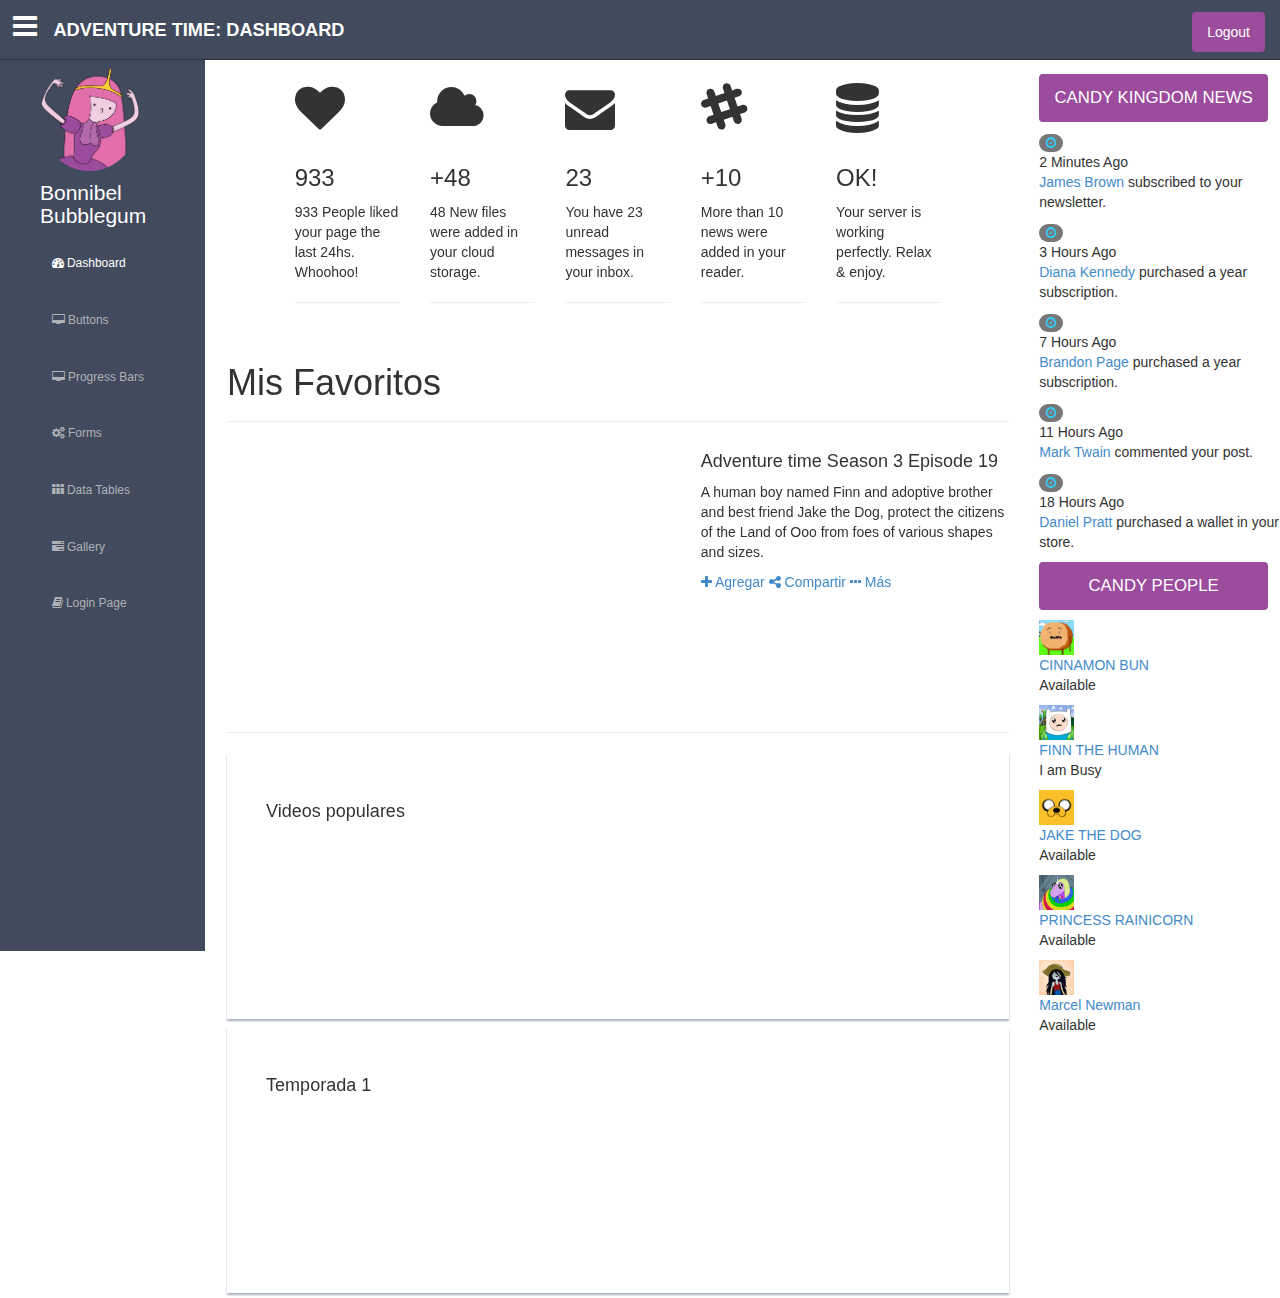
<file: index.html>
<!DOCTYPE html>
<html lang="en">
  <head>
    <meta charset="utf-8">
    <meta name="viewport" content="width=device-width, initial-scale=1.0">
    <meta name="description" content="">
    <meta name="author" content="Dashboard">
    <meta name="keyword" content="Dashboard, Bootstrap, Admin, Template, Theme, Responsive, Fluid, Retina">

    <title>Adventure time: Dashboard</title>
    <link href="css/bootstrap.css" rel="stylesheet">
    <link href="css/font-awesome.css" rel="stylesheet"/>
    <link href="css/adventure-time-theme.css" rel="stylesheet">
    <link href="css/adventure-time-theme-responsive.css" rel="stylesheet">
    <link href="css/lineicons.css" rel="stylesheet">


   
    <!-- HTML5 shim and Respond.js IE8 support of HTML5 elements and media queries -->
    <!--[if lt IE 9]>
      <script src="https://oss.maxcdn.com/libs/html5shiv/3.7.0/html5shiv.js"></script>
      <script src="https://oss.maxcdn.com/libs/respond.js/1.4.2/respond.min.js"></script>
    <![endif]-->
  </head>

  <body>
    <section id="container" >
      <header class="header black-bg">
        <div class="sidebar-toggle-box">
            <div class="fa fa-bars tooltips" data-placement="right" data-original-title="Toggle Navigation"></div>
            <b class="hidden-xs">ADVENTURE TIME: DASHBOARD</b>
        </div>      
        <a href="dashboard.html" class="logo">
          <b class="visible-xs">ADV.TIME</b>
        </a>
        <div class="top-menu">
          <ul class="nav pull-right top-menu">
            <li><a class="logout" href="login.html">Logout</a></li>
          </ul>
        </div>
      </header>
      <aside>
        <div id="sidebar"  class="nav-collapse">
          <ul class="sidebar-menu">
            <p class="text-center">
              <a href="profile.html">
                <img src="img/profile_avatar.png" class="img-circle" width="60">
              </a>
            </p>
            <h5 class="text-center">Bonnibel Bubblegum</h5>
            <li class="sub-menu">
              <a class="active" href="index.html">
                <i class="fa fa-dashboard"></i>
                <span>Dashboard</span>
              </a>
            </li>
            <li class="sub-menu">
              <a href="buttons.html" >
                <i class="fa fa-desktop"></i>
                <span>Buttons</span>
              </a>
            </li>
            <li class="sub-menu">
              <a href="progress.html" >
                <i class="fa fa-desktop"></i>
                <span>Progress Bars</span>
              </a>
            </li>            
            <li class="sub-menu">
              <a href="form_component.html" >
                <i class="fa fa-cogs"></i>
                <span>Forms</span>
              </a>
            </li>
            <li class="sub-menu">
              <a href="basic_tables.html" >
                <i class="fa fa-th"></i>
                <span>Data Tables</span>
              </a>
            </li>            
            <li class="sub-menu">
              <a href="gallery.html" >
                <i class="fa fa-tasks"></i>
                <span>Gallery</span>
              </a>
            </li>
            <li class="sub-menu">
              <a href="login.html" >
                <i class="fa fa-book"></i>
                <span>Login Page</span>
              </a>
            </li> 
          </ul>
        </div>
      </aside>
      <!--main content start-->
      <section id="main-content">
        <section class="wrapper site-min-height">
          <div class="row">
            <div class="col-md-9 main-chart pt-25">
              <div class="row">
                <div class="col-md-2 col-sm-2 col-md-offset-1 box0">
                  <div class="box1">
                    <span class="fa fa-heart"></span>
                    <h3>933</h3>
                  </div>
                  <p>933 People liked your page the last 24hs. Whoohoo!</p>
                  <hr>
                </div>
                <div class="col-md-2 col-sm-2 box0">
                  <div class="box1">
                    <span class="fa fa-cloud"></span>
                    <h3>+48</h3>
                  </div>
                  <p>48 New files were added in your cloud storage.</p>
                  <hr>
                </div>
                <div class="col-md-2 col-sm-2 box0">
                  <div class="box1">
                    <span class="fa fa-envelope"></span>
                    <h3>23</h3>
                  </div>
                  <p>You have 23 unread messages in your inbox.</p>
                  <hr>
                </div>
                <div class="col-md-2 col-sm-2 box0">
                  <div class="box1">
                    <span class="fa fa-slack"></span>
                    <h3>+10</h3>
                  </div>
                  <p>More than 10 news were added in your reader.</p>
                  <hr>
                </div>
                <div class="col-md-2 col-sm-2 box0">
                  <div class="box1">
                    <span class="fa fa-database"></span>
                    <h3>OK!</h3>
                  </div>
                  <p>Your server is working perfectly. Relax & enjoy.</p>
                  <hr>
                </div>
              </div><!-- /row mt -->  
              <div class="page-header">
                <h1>Mis Favoritos</h1>
              </div>
              <div class="main-video row">
                <div class="col-lg-7">
                  <div class="video">
                    <iframe width="100%" height="265" src="https://www.youtube.com/embed/1iIzP8Z-tnc" frameborder="0" allowfullscreen></iframe>    
                  </div>
                </div>
                <div class="col-lg-5">
                  <h4>Adventure time Season 3 Episode 19</h4>
                  <p>A human boy named Finn and adoptive brother and best friend Jake the Dog, protect the citizens of the Land of Ooo from foes of various shapes and sizes.</p>
                  <div class="buttons">
                    <a href="#">
                      <i class="fa fa-plus"></i>
                      <span>Agregar</span>
                    </a>
                    <a href="#">
                      <i class="fa fa-share-alt"></i>
                      <span>Compartir</span>
                    </a>
                    <a href="#">
                      <i class="fa fa-ellipsis-h"></i>
                      <span>Más</span>
                    </a>
                  </div>
                </div>
              </div>
              <hr class="divider"></hr>
              <div class="showback">
                <h4>Videos populares</h4>
                <div class="row">
                  <div class="col-md-4">
                    <iframe width="100%" height="143" src="https://www.youtube.com/embed/k6hlTz347gQ" frameborder="0" allowfullscreen></iframe>
                  </div>
                  <div class="col-md-4">
                    <iframe width="100%" height="143" src="https://www.youtube.com/embed/1iIzP8Z-tnc" frameborder="0" allowfullscreen></iframe>
                  </div>
                  <div class="col-md-4">
                    <iframe width="100%" height="143" src="https://www.youtube.com/embed/PfemA8HEY28" frameborder="0" allowfullscreen></iframe>
                  </div>
                </div>                
              </div>
              <div class="showback">
                <h4>Temporada 1</h4>
                <div class="row">
                  <div class="col-md-4">
                    <iframe width="100%" height="143" src="https://www.youtube.com/embed/k6hlTz347gQ" frameborder="0" allowfullscreen></iframe>
                  </div>
                  <div class="col-md-4">
                    <iframe width="100%" height="143" src="https://www.youtube.com/embed/1iIzP8Z-tnc" frameborder="0" allowfullscreen></iframe>
                  </div>
                  <div class="col-md-4">
                    <iframe width="100%" height="143" src="https://www.youtube.com/embed/PfemA8HEY28" frameborder="0" allowfullscreen></iframe>
                  </div>
                </div>              
              </div>                            
            </div>
            <div class="col-md-3 ds">
              <p class="box-purple">CANDY KINGDOM NEWS</p>
              <div class="desc">
                <div class="thumb">
                  <span class="badge bg-theme"><i class="fa fa-clock-o"></i></span>
                </div>
                <div class="details">
                  <p><muted>2 Minutes Ago</muted><br/>
                   <a href="#">James Brown</a> subscribed to your newsletter.<br/>
                 </p>
               </div>
              </div>
              <div class="desc">
                <div class="thumb">
                  <span class="badge bg-theme"><i class="fa fa-clock-o"></i></span>
                </div>
                <div class="details">
                  <p><muted>3 Hours Ago</muted><br/>
                   <a href="#">Diana Kennedy</a> purchased a year subscription.<br/>
                 </p>
              </div>
            </div>
            <div class="desc">
              <div class="thumb">
                <span class="badge bg-theme"><i class="fa fa-clock-o"></i></span>
              </div>
              <div class="details">
                <p><muted>7 Hours Ago</muted><br/>
                 <a href="#">Brandon Page</a> purchased a year subscription.<br/>
               </p>
             </div>
            </div>
             <!-- Fourth Action -->
             <div class="desc">
              <div class="thumb">
                <span class="badge bg-theme"><i class="fa fa-clock-o"></i></span>
              </div>
              <div class="details">
                <p><muted>11 Hours Ago</muted><br/>
                 <a href="#">Mark Twain</a> commented your post.<br/>
               </p>
             </div>
           </div>
           <!-- Fifth Action -->
           <div class="desc">
            <div class="thumb">
              <span class="badge bg-theme"><i class="fa fa-clock-o"></i></span>
            </div>
            <div class="details">
              <p><muted>18 Hours Ago</muted><br/>
               <a href="#">Daniel Pratt</a> purchased a wallet in your store.<br/>
             </p>
           </div>
          </div>
          <p class="box-purple">CANDY PEOPLE</p>
          <!-- First Member -->
          <div class="desc">
            <div class="thumb">
              <img class="img-circle-icons" src="img/friends/cinamon-bun.jpg" width="35px" height="35px">
            </div>
            <div class="details">
              <p>
                <a href="#">CINNAMON BUN</a><br/>
                <muted>Available</muted>
              </p>
            </div>
          </div>
          <!-- Second Member -->
          <div class="desc">
            <div class="thumb">
              <img class="img-circle-icons" src="img/friends/finn.jpg" width="35px" height="35px">
            </div>
            <div class="details">
              <p>
                <a href="#">FINN THE HUMAN</a><br/>
                <muted>I am Busy</muted>
              </p>
            </div>
          </div>
          <!-- Third Member -->
          <div class="desc">
            <div class="thumb">
              <img class="img-circle-icons" src="img/friends/jake.jpg" width="35px" height="35px">
            </div>
            <div class="details">
              <p><a href="#">JAKE THE DOG</a><br/>
               <muted>Available</muted>
              </p>
            </div>
           </div>
           <!-- Fourth Member -->
           <div class="desc">
            <div class="thumb">
              <img class="img-circle-icons" src="img/friends/rainicorn.gif" width="35px" height="35px">
            </div>
            <div class="details">
              <p><a href="#">PRINCESS RAINICORN</a><br/>
               <muted>Available</muted>
             </p>
           </div>
          </div>
          <!-- Fifth Member -->
          <div class="desc">
            <div class="thumb">
              <img class="img-circle-icons" src="img/friends/marceline.jpg" width="35px" height="35px">
            </div>
            <div class="details">
              <p>
                <a href="#">Marcel Newman</a><br/>
                <muted>Available</muted>
              </p>
            </div>
          </div>
        </section>
      </section>
    </section>
    <!-- js placed at the end of the document so the pages load faster -->
    <script src="js/jquery.js"></script>
    <script src="js/bootstrap.min.js"></script>
    <script src="js/common-scripts.js"></script>
  </body>
</html>
</file>
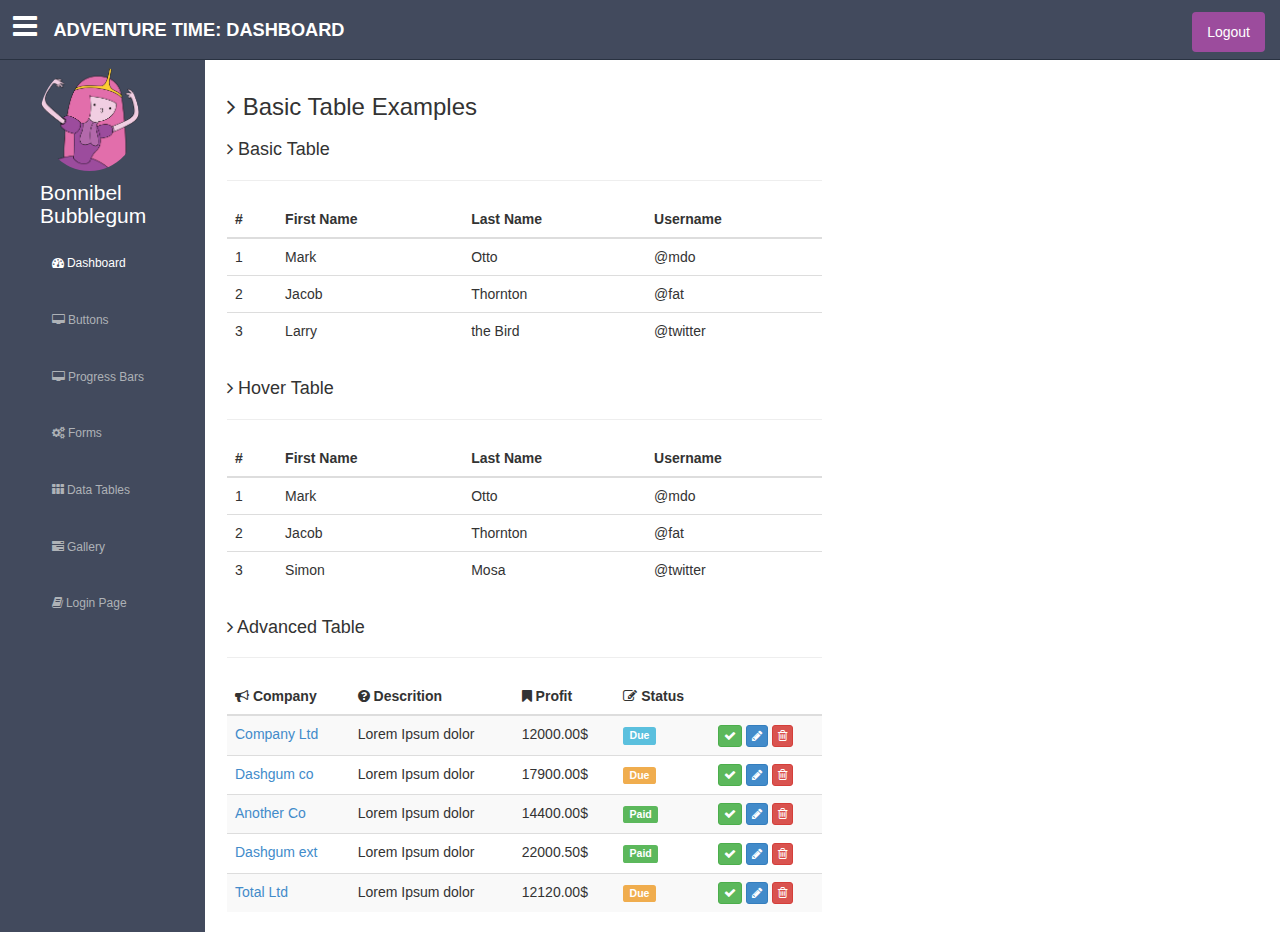
<file: basic_tables.html>
<!DOCTYPE html>
<html lang="en">
  <head>
    <meta charset="utf-8">
    <meta name="viewport" content="width=device-width, initial-scale=1.0">
    <meta name="description" content="">
    <meta name="author" content="Dashboard">
    <meta name="keyword" content="Dashboard, Bootstrap, Admin, Template, Theme, Responsive, Fluid, Retina">

    <title>Adventure time: Dashboard</title>

   
    <title>Adventure time: Dashboard</title>
    <link href="css/bootstrap.css" rel="stylesheet">
    <link href="css/font-awesome.css" rel="stylesheet"/>
    <link href="css/adventure-time-theme.css" rel="stylesheet">
    <link href="css/adventure-time-theme-responsive.css" rel="stylesheet">
    <link href="css/lineicons.css" rel="stylesheet">


   
    <!-- HTML5 shim and Respond.js IE8 support of HTML5 elements and media queries -->
    <!--[if lt IE 9]>
      <script src="https://oss.maxcdn.com/libs/html5shiv/3.7.0/html5shiv.js"></script>
      <script src="https://oss.maxcdn.com/libs/respond.js/1.4.2/respond.min.js"></script>
    <![endif]-->
  </head>

  <body>
    <section id="container" >
      <header class="header black-bg">
        <div class="sidebar-toggle-box">
            <div class="fa fa-bars tooltips" data-placement="right" data-original-title="Toggle Navigation"></div>
            <b class="hidden-xs">ADVENTURE TIME: DASHBOARD</b>
        </div>      
        <a href="dashboard.html" class="logo">
          <b class="visible-xs">ADV.TIME</b>
        </a>
        <div class="top-menu">
          <ul class="nav pull-right top-menu">
            <li><a class="logout" href="login.html">Logout</a></li>
          </ul>
        </div>
      </header>
      <aside>
        <div id="sidebar"  class="nav-collapse">
          <ul class="sidebar-menu">
            <p class="text-center">
              <a href="profile.html">
                <img src="img/profile_avatar.png" class="img-circle" width="60">
              </a>
            </p>
            <h5 class="text-center">Bonnibel Bubblegum</h5>
            <li class="sub-menu">
              <a class="active" href="index.html">
                <i class="fa fa-dashboard"></i>
                <span>Dashboard</span>
              </a>
            </li>
            <li class="sub-menu">
              <a href="buttons.html" >
                <i class="fa fa-desktop"></i>
                <span>Buttons</span>
              </a>
            </li>
            <li class="sub-menu">
              <a href="progress.html" >
                <i class="fa fa-desktop"></i>
                <span>Progress Bars</span>
              </a>
            </li>            
            <li class="sub-menu">
              <a href="form_component.html" >
                <i class="fa fa-cogs"></i>
                <span>Forms</span>
              </a>
            </li>
            <li class="sub-menu">
              <a href="basic_tables.html" >
                <i class="fa fa-th"></i>
                <span>Data Tables</span>
              </a>
            </li>            
            <li class="sub-menu">
              <a href="gallery.html" >
                <i class="fa fa-tasks"></i>
                <span>Gallery</span>
              </a>
            </li>
            <li class="sub-menu">
              <a href="login.html" >
                <i class="fa fa-book"></i>
                <span>Login Page</span>
              </a>
            </li> 
          </ul>
        </div>
      </aside>
      <!--main content start-->
      <section id="main-content">
        <section class="wrapper">
          <h3><i class="fa fa-angle-right"></i> Basic Table Examples</h3>
          <div class="row">
            
            <div class="col-md-12">
              <div class="content-panel">
                <h4><i class="fa fa-angle-right"></i> Basic Table</h4>
                <hr>
                <table class="table">
                  <thead>
                    <tr>
                      <th>#</th>
                      <th>First Name</th>
                      <th>Last Name</th>
                      <th>Username</th>
                    </tr>
                  </thead>
                  
                  <tbody>
                    <tr>
                      <td>1</td>
                      <td>Mark</td>
                      <td>Otto</td>
                      <td>@mdo</td>
                    </tr>
                    <tr>
                      <td>2</td>
                      <td>Jacob</td>
                      <td>Thornton</td>
                      <td>@fat</td>
                    </tr>
                    <tr>
                      <td>3</td>
                      <td>Larry</td>
                      <td>the Bird</td>
                      <td>@twitter</td>
                    </tr>
                  </tbody>
                </table>
              </div><!--/content-panel -->
            </div><!-- /col-md-12 -->
            
            <div class="col-md-12 mt">
              <div class="content-panel">
                <table class="table table-hover">
                  <h4><i class="fa fa-angle-right"></i> Hover Table</h4>
                  <hr>
                  <thead>
                    <tr>
                      <th>#</th>
                      <th>First Name</th>
                      <th>Last Name</th>
                      <th>Username</th>
                    </tr>
                  </thead>
                  <tbody>
                    <tr>
                      <td>1</td>
                      <td>Mark</td>
                      <td>Otto</td>
                      <td>@mdo</td>
                    </tr>
                    <tr>
                      <td>2</td>
                      <td>Jacob</td>
                      <td>Thornton</td>
                      <td>@fat</td>
                    </tr>
                    <tr>
                      <td>3</td>
                      <td>Simon</td>
                      <td>Mosa</td>
                      <td>@twitter</td>
                    </tr>
                  </tbody>
                </table>
              </div><!--/content-panel -->
            </div><!-- /col-md-12 -->
          </div><!-- row -->

          <div class="row mt">
            <div class="col-md-12">
              <div class="content-panel">
                <table class="table table-striped table-advance table-hover">
                  <h4><i class="fa fa-angle-right"></i> Advanced Table</h4>
                  <hr>
                  <thead>
                    <tr>
                      <th><i class="fa fa-bullhorn"></i> Company</th>
                      <th class="hidden-phone"><i class="fa fa-question-circle"></i> Descrition</th>
                      <th><i class="fa fa-bookmark"></i> Profit</th>
                      <th><i class=" fa fa-edit"></i> Status</th>
                      <th></th>
                    </tr>
                  </thead>
                  <tbody>
                    <tr>
                      <td><a href="basic_table.html#">Company Ltd</a></td>
                      <td class="hidden-phone">Lorem Ipsum dolor</td>
                      <td>12000.00$ </td>
                      <td><span class="label label-info label-mini">Due</span></td>
                      <td>
                        <button class="btn btn-success btn-xs"><i class="fa fa-check"></i></button>
                        <button class="btn btn-primary btn-xs"><i class="fa fa-pencil"></i></button>
                        <button class="btn btn-danger btn-xs"><i class="fa fa-trash-o "></i></button>
                      </td>
                    </tr>
                    <tr>
                      <td>
                        <a href="basic_table.html#">
                          Dashgum co
                        </a>
                      </td>
                      <td class="hidden-phone">Lorem Ipsum dolor</td>
                      <td>17900.00$ </td>
                      <td><span class="label label-warning label-mini">Due</span></td>
                      <td>
                        <button class="btn btn-success btn-xs"><i class="fa fa-check"></i></button>
                        <button class="btn btn-primary btn-xs"><i class="fa fa-pencil"></i></button>
                        <button class="btn btn-danger btn-xs"><i class="fa fa-trash-o "></i></button>
                      </td>
                    </tr>
                    <tr>
                      <td>
                        <a href="basic_table.html#">
                          Another Co
                        </a>
                      </td>
                      <td class="hidden-phone">Lorem Ipsum dolor</td>
                      <td>14400.00$ </td>
                      <td><span class="label label-success label-mini">Paid</span></td>
                      <td>
                        <button class="btn btn-success btn-xs"><i class="fa fa-check"></i></button>
                        <button class="btn btn-primary btn-xs"><i class="fa fa-pencil"></i></button>
                        <button class="btn btn-danger btn-xs"><i class="fa fa-trash-o "></i></button>
                      </td>
                    </tr>
                    <tr>
                      <td>
                        <a href="basic_table.html#">
                          Dashgum ext
                        </a>
                      </td>
                      <td class="hidden-phone">Lorem Ipsum dolor</td>
                      <td>22000.50$ </td>
                      <td><span class="label label-success label-mini">Paid</span></td>
                      <td>
                        <button class="btn btn-success btn-xs"><i class="fa fa-check"></i></button>
                        <button class="btn btn-primary btn-xs"><i class="fa fa-pencil"></i></button>
                        <button class="btn btn-danger btn-xs"><i class="fa fa-trash-o "></i></button>
                      </td>
                    </tr>
                    <tr>
                      <td><a href="basic_table.html#">Total Ltd</a></td>
                      <td class="hidden-phone">Lorem Ipsum dolor</td>
                      <td>12120.00$ </td>
                      <td><span class="label label-warning label-mini">Due</span></td>
                      <td>
                        <button class="btn btn-success btn-xs"><i class="fa fa-check"></i></button>
                        <button class="btn btn-primary btn-xs"><i class="fa fa-pencil"></i></button>
                        <button class="btn btn-danger btn-xs"><i class="fa fa-trash-o "></i></button>
                      </td>
                    </tr>
                  </tbody>
                </table>
              </div><!-- /content-panel -->
            </div><!-- /col-md-12 -->
          </div><!-- /row -->

        </section><!--/wrapper -->
      </section><!-- /MAIN CONTENT -->
  </section>

    <!-- js placed at the end of the document so the pages load faster -->
    <script src="js/jquery.js"></script>
    <script src="js/bootstrap.min.js"></script>
    <script src="js/common-scripts.js"></script>
  </body>
</html>
</file>
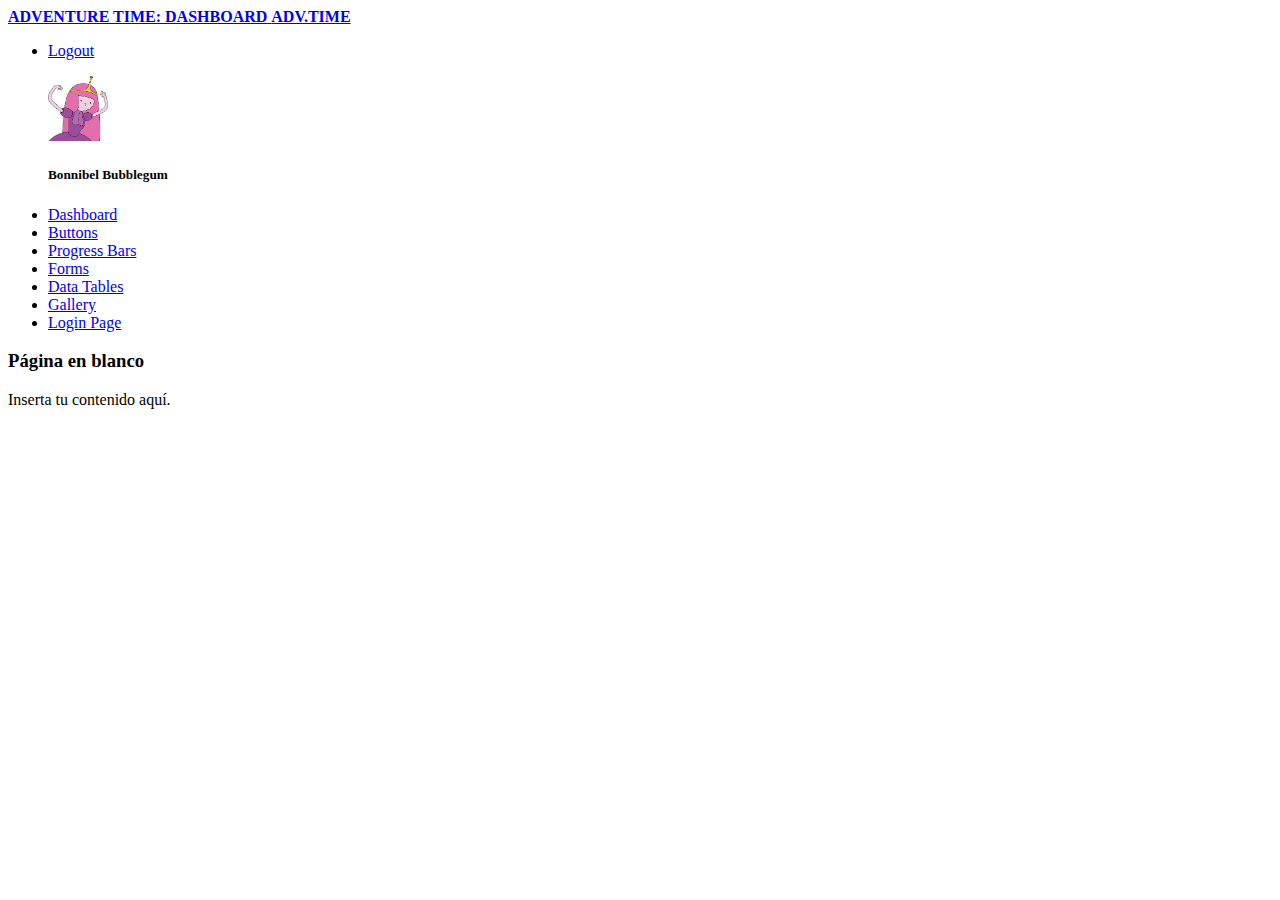
<file: blank.html>
<!DOCTYPE html>
<html lang="en">
  <head>
    <meta charset="utf-8">
    <meta name="viewport" content="width=device-width, initial-scale=1.0">
    <meta name="description" content="">
    <meta name="author" content="Dashboard">
    <meta name="keyword" content="Dashboard, Bootstrap, Admin, Template, Theme, Responsive, Fluid, Retina">

    <title>Adventure time: Dashboard</title>

    
    <!-- HTML5 shim and Respond.js IE8 support of HTML5 elements and media queries -->
    <!--[if lt IE 9]>
      <script src="https://oss.maxcdn.com/libs/html5shiv/3.7.0/html5shiv.js"></script>
      <script src="https://oss.maxcdn.com/libs/respond.js/1.4.2/respond.min.js"></script>
    <![endif]-->
  </head>

  <body>

  <section id="container" >
    <header class="header black-bg">
        <div class="sidebar-toggle-box">
          <div class="fa fa-bars tooltips" data-placement="right" data-original-title="Toggle Navigation"></div>
        </div>       
        <a href="dashboard.html" class="logo">
          <b class="hidden-xs">ADVENTURE TIME: DASHBOARD</b>
          <b class="visible-xs">ADV.TIME</b>
        </a>
        <div class="top-menu">
          <ul class="nav pull-right top-menu">
            <li><a class="logout" href="login.html">Logout</a></li>
          </ul>
        </div>
    </header>
      
    <aside>
      <div id="sidebar"  class="nav-collapse ">
        
        <!--<div class="sidebar-menu">
          <p class="text-center">
            <a href="profile.html">
              <img src="img/profile_avatar.png" class="img-circle" width="60">
            </a>
          </p>

          <h5 class="text-center">Bonnibel Bubblegum</h5>

          <ul class="sidebar-menu">
            <li class="sub-menu">
            <a class="active" href="dashboard.html">
                <i class="fa fa-dashboard"></i>
                <span>Dashboard</span>
            </a>
            </li>
            
            <li class="sub-menu">
            <a href="buttons.html" >
                <i class="fa fa-desktop"></i>
                <span>Buttons</span>
            </a>
            </li>
            
            <li class="sub-menu">
            <a href="progress.html" >
                <i class="fa fa-desktop"></i>
                <span>Progress Bars</span>
            </a>
            </li>            
            
            <li class="sub-menu">
            <a href="form_component.html" >
                <i class="fa fa-cogs"></i>
                <span>Forms</span>
            </a>
            </li>
            
            <li class="sub-menu">
            <a href="basic_tables.html" >
                <i class="fa fa-th"></i>
                <span>Data Tables</span>
            </a>
            </li>            
            
            <li class="sub-menu">
              <a href="gallery.html" >
                <i class="fa fa-tasks"></i>
                <span>Gallery</span>
              </a>
            </li>
            
            <li class="sub-menu">
              <a href="login.html" >
                <i class="fa fa-book"></i>
                <span>Login Page</span>
              </a>
            </li>            
          </ul>
        </div>-->

        
          
        <ul class="sidebar-menu">

          <p class="text-center">
            <a href="profile.html">
              <img src="img/profile_avatar.png" class="img-circle" width="60">
            </a>
          </p>

          <h5 class="text-center">Bonnibel Bubblegum</h5>

          <li class="sub-menu">
              <a class="active" href="dashboard.html">
                <i class="fa fa-dashboard"></i>
                <span>Dashboard</span>
              </a>
          </li>
            
          <li class="sub-menu">
              <a href="buttons.html" >
                <i class="fa fa-desktop"></i>
                <span>Buttons</span>
              </a>
          </li>
            
          <li class="sub-menu">
              <a href="progress.html" >
                <i class="fa fa-desktop"></i>
                <span>Progress Bars</span>
              </a>
          </li>            
            
          <li class="sub-menu">
              <a href="form_component.html" >
                <i class="fa fa-cogs"></i>
                <span>Forms</span>
              </a>
          </li>
            
          <li class="sub-menu">
              <a href="basic_tables.html" >
                <i class="fa fa-th"></i>
                <span>Data Tables</span>
              </a>
          </li>            
            
          <li class="sub-menu">
              <a href="gallery.html" >
                <i class="fa fa-tasks"></i>
                <span>Gallery</span>
              </a>
          </li>
            
          <li class="sub-menu">
              <a href="login.html" >
                <i class="fa fa-book"></i>
                <span>Login Page</span>
              </a>
          </li>            
        </ul>
        
      </div>
    </aside>
      <!--main content start-->
      <section id="main-content">
        <section class="wrapper site-min-height">
          <h3><i class="fa fa-angle-right"></i> Página en blanco</h3>
          <div class="row mt">
            <div class="col-lg-12">
            <p>Inserta tu contenido aquí.</p>
            </div>
          </div>
        </section>
      </section>
  </section>

    <!-- js placed at the end of the document so the pages load faster -->
    <script src="js/jquery.js"></script>
    <script src="js/bootstrap.min.js"></script>
    <script src="js/common-scripts.js"></script>
  </body>
</html>
</file>
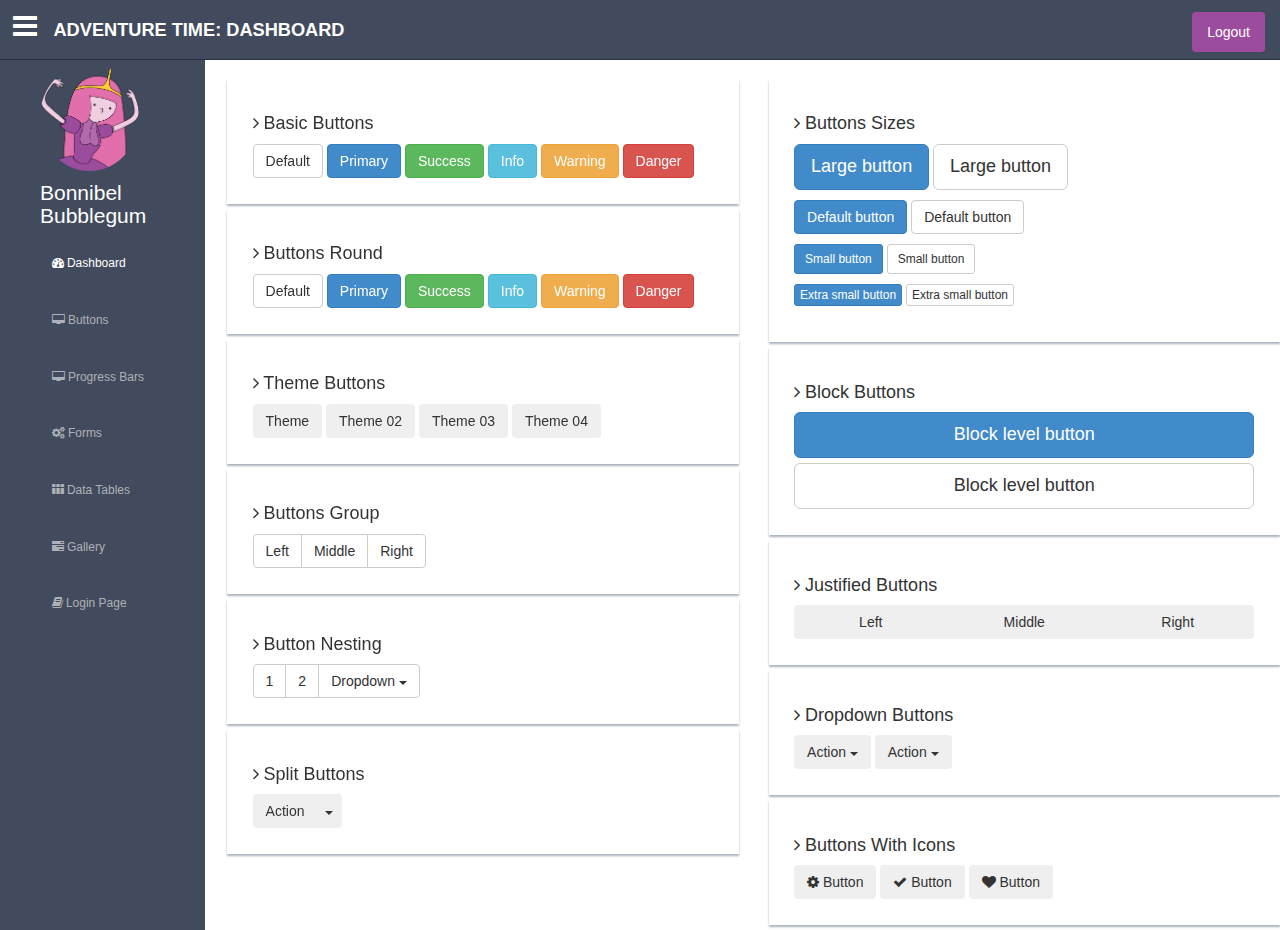
<file: buttons.html>
<!DOCTYPE html>
<html lang="en">
  <head>
    <meta charset="utf-8">
    <meta name="viewport" content="width=device-width, initial-scale=1.0">
    <meta name="description" content="">
    <meta name="author" content="Dashboard">
    <meta name="keyword" content="Dashboard, Bootstrap, Admin, Template, Theme, Responsive, Fluid, Retina">

    <title>Adventure time: Dashboard</title>
    <link href="css/bootstrap.css" rel="stylesheet">
    <link href="css/font-awesome.css" rel="stylesheet" />
    <link href="css/adventure-time-theme.css" rel="stylesheet">
    <link href="css/adventure-time-theme-responsive.css" rel="stylesheet">
    <link href="css/lineicons.css" rel="stylesheet" >

   

    <!-- HTML5 shim and Respond.js IE8 support of HTML5 elements and media queries -->
    <!--[if lt IE 9]>
      <script src="https://oss.maxcdn.com/libs/html5shiv/3.7.0/html5shiv.js"></script>
      <script src="https://oss.maxcdn.com/libs/respond.js/1.4.2/respond.min.js"></script>
    <![endif]-->
  </head>

  <body>

  <body>
    <section id="container" >
      <header class="header black-bg">
        <div class="sidebar-toggle-box">
            <div class="fa fa-bars tooltips" data-placement="right" data-original-title="Toggle Navigation"></div>
            <b class="hidden-xs">ADVENTURE TIME: DASHBOARD</b>
        </div>      
        <a href="dashboard.html" class="logo">
          <b class="visible-xs">ADV.TIME</b>
        </a>
        <div class="top-menu">
          <ul class="nav pull-right top-menu">
            <li><a class="logout" href="login.html">Logout</a></li>
          </ul>
        </div>
      </header>
      <aside>
        <div id="sidebar"  class="nav-collapse">
          <ul class="sidebar-menu">
            <p class="text-center">
              <a href="profile.html">
                <img src="img/profile_avatar.png" class="img-circle" width="60">
              </a>
            </p>
            <h5 class="text-center">Bonnibel Bubblegum</h5>
            <li class="sub-menu">
              <a class="active" href="index.html">
                <i class="fa fa-dashboard"></i>
                <span>Dashboard</span>
              </a>
            </li>
            <li class="sub-menu">
              <a href="buttons.html" >
                <i class="fa fa-desktop"></i>
                <span>Buttons</span>
              </a>
            </li>
            <li class="sub-menu">
              <a href="progress.html" >
                <i class="fa fa-desktop"></i>
                <span>Progress Bars</span>
              </a>
            </li>            
            <li class="sub-menu">
              <a href="form_component.html" >
                <i class="fa fa-cogs"></i>
                <span>Forms</span>
              </a>
            </li>
            <li class="sub-menu">
              <a href="basic_tables.html" >
                <i class="fa fa-th"></i>
                <span>Data Tables</span>
              </a>
            </li>            
            <li class="sub-menu">
              <a href="gallery.html" >
                <i class="fa fa-tasks"></i>
                <span>Gallery</span>
              </a>
            </li>
            <li class="sub-menu">
              <a href="login.html" >
                <i class="fa fa-book"></i>
                <span>Login Page</span>
              </a>
            </li> 
          </ul>
        </div>
      </aside>
      <!--main content start-->
      <section id="main-content">
          <section class="wrapper">
          <div class="row mt">
            <div class="col-lg-6 col-md-6 col-sm-12">
              <!-- BASIC BUTTONS -->
              <div class="showback">
                <h4><i class="fa fa-angle-right"></i> Basic Buttons</h4>
            <button type="button" class="btn btn-default">Default</button>
            <button type="button" class="btn btn-primary">Primary</button>
            <button type="button" class="btn btn-success">Success</button>
            <button type="button" class="btn btn-info">Info</button>
            <button type="button" class="btn btn-warning">Warning</button>
            <button type="button" class="btn btn-danger">Danger</button>
              </div><!-- /showback -->
              
              <!-- BUTTONS ROUND -->
              <div class="showback">
                <h4><i class="fa fa-angle-right"></i> Buttons Round</h4>
            <button type="button" class="btn btn-round btn-default">Default</button>
            <button type="button" class="btn btn-round btn-primary">Primary</button>
            <button type="button" class="btn btn-round btn-success">Success</button>
            <button type="button" class="btn btn-round btn-info">Info</button>
            <button type="button" class="btn btn-round btn-warning">Warning</button>
            <button type="button" class="btn btn-round btn-danger">Danger</button>
              </div><!-- /showback -->
              
              <!-- THEME BUTTONS -->
              <div class="showback">
                <h4><i class="fa fa-angle-right"></i> Theme Buttons</h4>
            <!-- Standard button -->
            <button type="button" class="btn btn-theme">Theme</button>
            <button type="button" class="btn btn-theme02">Theme 02</button>
            <button type="button" class="btn btn-theme03">Theme 03</button>
            <button type="button" class="btn btn-theme04">Theme 04</button>
              </div><!-- /showback -->
              
              <!-- BUTTONS GROUP -->
              <div class="showback">
                <h4><i class="fa fa-angle-right"></i> Buttons Group</h4>
            <div class="btn-group">
              <button type="button" class="btn btn-default">Left</button>
              <button type="button" class="btn btn-default">Middle</button>
              <button type="button" class="btn btn-default">Right</button>
            </div>              
              </div><!-- /showback -->
              
              <!-- BUTTONS NESTING -->
              <div class="showback">
                <h4><i class="fa fa-angle-right"></i> Button Nesting</h4>
            <div class="btn-group">
              <button type="button" class="btn btn-default">1</button>
              <button type="button" class="btn btn-default">2</button>
            
              <div class="btn-group">
                <button type="button" class="btn btn-default dropdown-toggle" data-toggle="dropdown">
                  Dropdown
                  <span class="caret"></span>
                </button>
                <ul class="dropdown-menu">
                  <li><a href="#">Dropdown link</a></li>
                  <li><a href="#">Dropdown link</a></li>
                </ul>
              </div>
            </div>                
              </div><!-- /showback -->
              
              <!-- SPLIT BUTTONS -->
              <div class="showback">
                <h4><i class="fa fa-angle-right"></i> Split Buttons</h4>
            <!-- Split button -->
            <div class="btn-group">
              <button type="button" class="btn btn-theme03">Action</button>
              <button type="button" class="btn btn-theme03 dropdown-toggle" data-toggle="dropdown">
                <span class="caret"></span>
                <span class="sr-only">Toggle Dropdown</span>
              </button>
              <ul class="dropdown-menu" role="menu">
                <li><a href="#">Action</a></li>
                <li><a href="#">Another action</a></li>
                <li><a href="#">Something else here</a></li>
                <li class="divider"></li>
                <li><a href="#">Separated link</a></li>
              </ul>
            </div>              
              
              </div><!-- /showback -->
              
            </div><!--/col-lg-6 -->
            
            
            <div class="col-lg-6 col-md-6 col-sm-12">
              <!-- BUTTONS SIZES -->
              <div class="showback">
                <h4><i class="fa fa-angle-right"></i> Buttons Sizes</h4>
            <p>
              <button type="button" class="btn btn-primary btn-lg">Large button</button>
              <button type="button" class="btn btn-default btn-lg">Large button</button>
            </p>
            <p>
              <button type="button" class="btn btn-primary">Default button</button>
              <button type="button" class="btn btn-default">Default button</button>
            </p>
            <p>
              <button type="button" class="btn btn-primary btn-sm">Small button</button>
              <button type="button" class="btn btn-default btn-sm">Small button</button>
            </p>
            <p>
              <button type="button" class="btn btn-primary btn-xs">Extra small button</button>
              <button type="button" class="btn btn-default btn-xs">Extra small button</button>
            </p>                
              </div><!-- /showback -->
              
              <!-- BUTTON BLOCK -->
              <div class="showback">
                <h4><i class="fa fa-angle-right"></i> Block Buttons</h4>
            <button type="button" class="btn btn-primary btn-lg btn-block">Block level button</button>
            <button type="button" class="btn btn-default btn-lg btn-block">Block level button</button>
              </div><!--/showback -->
              
              <!-- JUSTIFIED BUTTONS -->
              <div class="showback">
                <h4><i class="fa fa-angle-right"></i> Justified Buttons</h4>
            <div class="btn-group btn-group-justified">
              <div class="btn-group">
                <button type="button" class="btn btn-theme">Left</button>
              </div>
              <div class="btn-group">
                <button type="button" class="btn btn-theme">Middle</button>
              </div>
              <div class="btn-group">
                <button type="button" class="btn btn-theme">Right</button>
              </div>
            </div>              
              </div><!--/showback -->
              
              <!-- DROPDOWN BUTTONS -->
              <div class="showback">
                <h4><i class="fa fa-angle-right"></i> Dropdown Buttons</h4>
                <!-- Single button -->
            <div class="btn-group">
              <button type="button" class="btn btn-theme dropdown-toggle" data-toggle="dropdown">
                Action <span class="caret"></span>
              </button>
              <ul class="dropdown-menu" role="menu">
                <li><a href="#">Action</a></li>
                <li><a href="#">Another action</a></li>
                <li><a href="#">Something else here</a></li>
                <li class="divider"></li>
                <li><a href="#">Separated link</a></li>
              </ul>
            </div>
                <!-- Single button -->
            <div class="btn-group">
              <button type="button" class="btn btn-theme04 dropdown-toggle" data-toggle="dropdown">
                Action <span class="caret"></span>
              </button>
              <ul class="dropdown-menu" role="menu">
                <li><a href="#">Action</a></li>
                <li><a href="#">Another action</a></li>
                <li><a href="#">Something else here</a></li>
                <li class="divider"></li>
                <li><a href="#">Separated link</a></li>
              </ul>
            </div>
              </div><!-- /showback -->
              
              <!-- BUTTONS WITH ICONS -->
              <div class="showback">
                <h4><i class="fa fa-angle-right"></i> Buttons With Icons</h4>
            <button type="button" class="btn btn-theme"><i class="fa fa-cog"></i> Button</button>
            <button type="button" class="btn btn-theme02"><i class="fa fa-check"></i> Button</button>
            <button type="button" class="btn btn-theme04"><i class="fa fa-heart"></i> Button</button>
              </div><!-- /showback -->
            
            </div><!-- /col-lg-6 -->
            
          </div><!--/ row -->
          </section><!--/wrapper -->
      </section>
  </section>

    <!-- js placed at the end of the document so the pages load faster -->
    <script src="js/jquery.js"></script>
    <script src="js/bootstrap.min.js"></script>
    <script src="js/common-scripts.js"></script>
  </body>
</html>
</file>
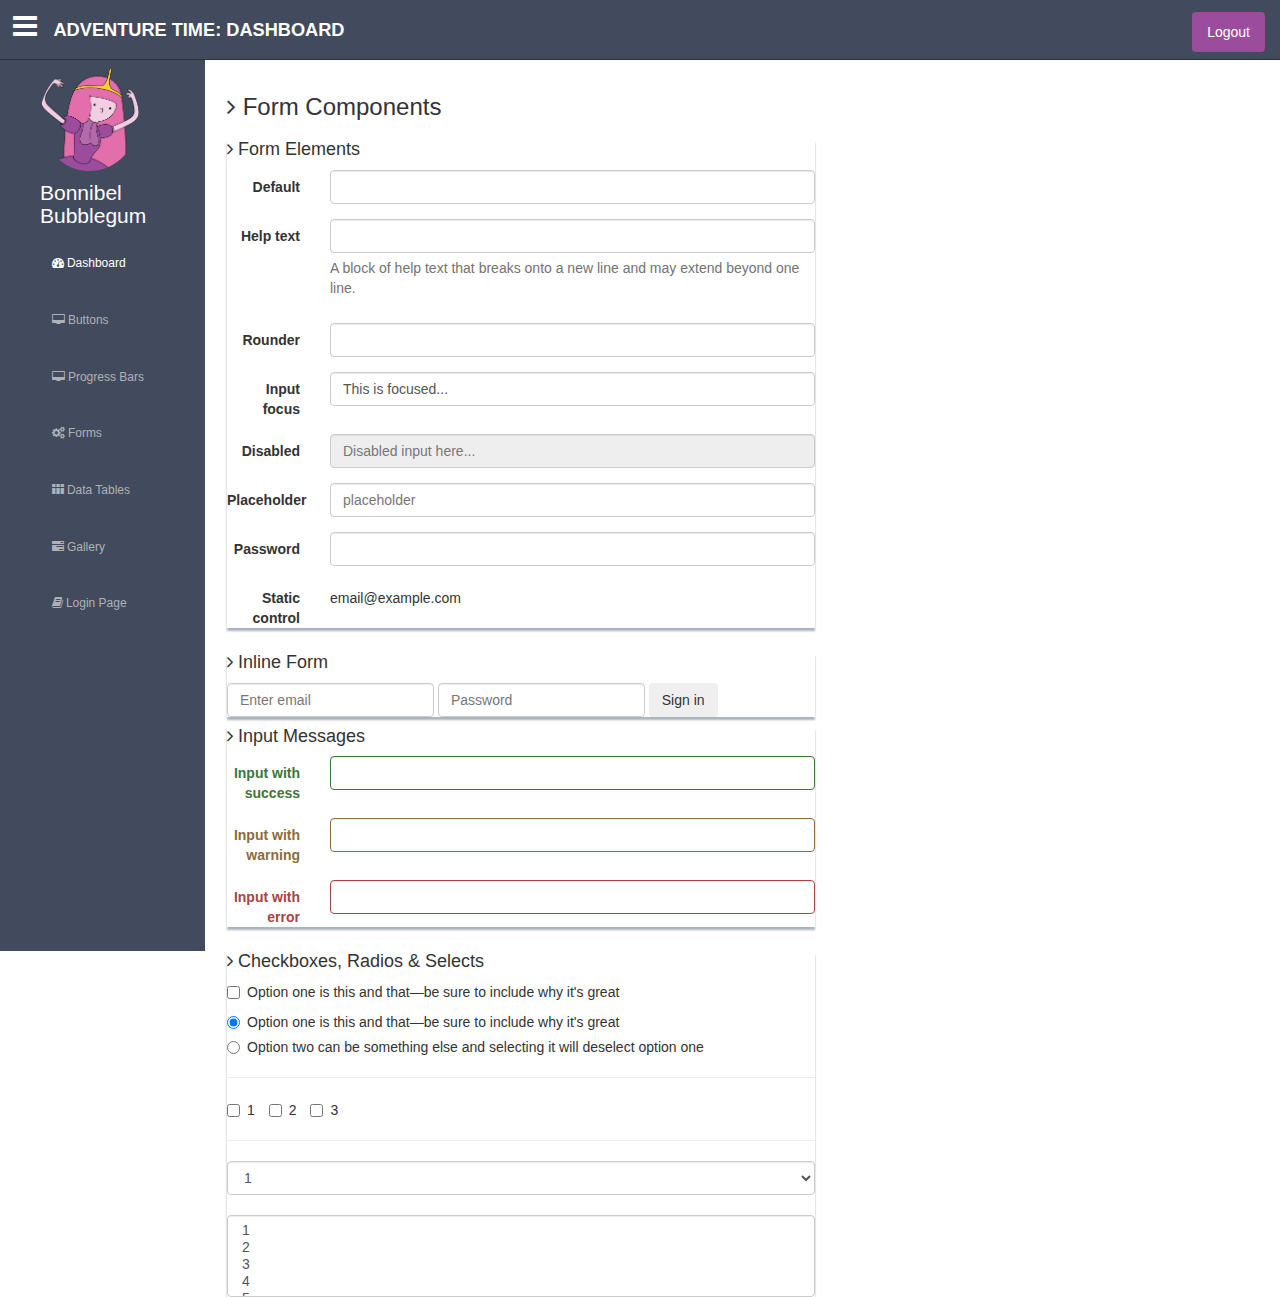
<file: form_component.html>
<!DOCTYPE html>
<html lang="en">
  <head>
    <meta charset="utf-8">
    <meta name="viewport" content="width=device-width, initial-scale=1.0">
    <meta name="description" content="">
    <meta name="author" content="Dashboard">
    <meta name="keyword" content="Dashboard, Bootstrap, Admin, Template, Theme, Responsive, Fluid, Retina">

    <title>Adventure time: Dashboard</title>

    
   <title>Adventure time: Dashboard</title>
    <link href="css/bootstrap.css" rel="stylesheet">
    <link href="css/font-awesome.css" rel="stylesheet"/>
    <link href="css/adventure-time-theme.css" rel="stylesheet">
    <link href="css/adventure-time-theme-responsive.css" rel="stylesheet">
    <link href="css/lineicons.css" rel="stylesheet">


   
    <!-- HTML5 shim and Respond.js IE8 support of HTML5 elements and media queries -->
    <!--[if lt IE 9]>
      <script src="https://oss.maxcdn.com/libs/html5shiv/3.7.0/html5shiv.js"></script>
      <script src="https://oss.maxcdn.com/libs/respond.js/1.4.2/respond.min.js"></script>
    <![endif]-->
  </head>

  <body>
    <section id="container" >
      <header class="header black-bg">
        <div class="sidebar-toggle-box">
            <div class="fa fa-bars tooltips" data-placement="right" data-original-title="Toggle Navigation"></div>
            <b class="hidden-xs">ADVENTURE TIME: DASHBOARD</b>
        </div>      
        <a href="dashboard.html" class="logo">
          <b class="visible-xs">ADV.TIME</b>
        </a>
        <div class="top-menu">
          <ul class="nav pull-right top-menu">
            <li><a class="logout" href="login.html">Logout</a></li>
          </ul>
        </div>
      </header>
      <aside>
        <div id="sidebar"  class="nav-collapse">
          <ul class="sidebar-menu">
            <p class="text-center">
              <a href="profile.html">
                <img src="img/profile_avatar.png" class="img-circle" width="60">
              </a>
            </p>
            <h5 class="text-center">Bonnibel Bubblegum</h5>
            <li class="sub-menu">
              <a class="active" href="index.html">
                <i class="fa fa-dashboard"></i>
                <span>Dashboard</span>
              </a>
            </li>
            <li class="sub-menu">
              <a href="buttons.html" >
                <i class="fa fa-desktop"></i>
                <span>Buttons</span>
              </a>
            </li>
            <li class="sub-menu">
              <a href="progress.html" >
                <i class="fa fa-desktop"></i>
                <span>Progress Bars</span>
              </a>
            </li>            
            <li class="sub-menu">
              <a href="form_component.html" >
                <i class="fa fa-cogs"></i>
                <span>Forms</span>
              </a>
            </li>
            <li class="sub-menu">
              <a href="basic_tables.html" >
                <i class="fa fa-th"></i>
                <span>Data Tables</span>
              </a>
            </li>            
            <li class="sub-menu">
              <a href="gallery.html" >
                <i class="fa fa-tasks"></i>
                <span>Gallery</span>
              </a>
            </li>
            <li class="sub-menu">
              <a href="login.html" >
                <i class="fa fa-book"></i>
                <span>Login Page</span>
              </a>
            </li> 
          </ul>
        </div>
      </aside>
      <!--main content start-->
      <section id="main-content">
        <section class="wrapper">
          <h3><i class="fa fa-angle-right"></i> Form Components</h3>
          
          <!-- BASIC FORM ELELEMNTS -->
          <div class="row mt">
            <div class="col-lg-12">
              <div class="form-panel">
                <h4 class="mb"><i class="fa fa-angle-right"></i> Form Elements</h4>
                <form class="form-horizontal style-form" method="get">
                  <div class="form-group">
                    <label class="col-sm-2 col-sm-2 control-label">Default</label>
                    <div class="col-sm-10">
                      <input type="text" class="form-control">
                    </div>
                  </div>
                  <div class="form-group">
                    <label class="col-sm-2 col-sm-2 control-label">Help text</label>
                    <div class="col-sm-10">
                      <input type="text" class="form-control">
                      <span class="help-block">A block of help text that breaks onto a new line and may extend beyond one line.</span>
                    </div>
                  </div>
                  <div class="form-group">
                    <label class="col-sm-2 col-sm-2 control-label">Rounder</label>
                    <div class="col-sm-10">
                      <input type="text" class="form-control round-form">
                    </div>
                  </div>
                  <div class="form-group">
                    <label class="col-sm-2 col-sm-2 control-label">Input focus</label>
                    <div class="col-sm-10">
                      <input class="form-control" id="focusedInput" type="text" value="This is focused...">
                    </div>
                  </div>
                  <div class="form-group">
                    <label class="col-sm-2 col-sm-2 control-label">Disabled</label>
                    <div class="col-sm-10">
                      <input class="form-control" id="disabledInput" type="text" placeholder="Disabled input here..." disabled>
                    </div>
                  </div>
                  <div class="form-group">
                    <label class="col-sm-2 col-sm-2 control-label">Placeholder</label>
                    <div class="col-sm-10">
                      <input type="text"  class="form-control" placeholder="placeholder">
                    </div>
                  </div>
                  <div class="form-group">
                    <label class="col-sm-2 col-sm-2 control-label">Password</label>
                    <div class="col-sm-10">
                      <input type="password"  class="form-control" placeholder="">
                    </div>
                  </div>
                  <div class="form-group">
                    <label class="col-lg-2 col-sm-2 control-label">Static control</label>
                    <div class="col-lg-10">
                      <p class="form-control-static">email@example.com</p>
                    </div>
                  </div>
                </form>
              </div>
            </div><!-- col-lg-12-->       
          </div><!-- /row -->
          
          <!-- INLINE FORM ELELEMNTS -->
          <div class="row mt">
            <div class="col-lg-12">
              <div class="form-panel">
                <h4 class="mb"><i class="fa fa-angle-right"></i> Inline Form</h4>
                <form class="form-inline" role="form">
                  <div class="form-group">
                    <label class="sr-only" for="exampleInputEmail2">Email address</label>
                    <input type="email" class="form-control" id="exampleInputEmail2" placeholder="Enter email">
                  </div>
                  <div class="form-group">
                    <label class="sr-only" for="exampleInputPassword2">Password</label>
                    <input type="password" class="form-control" id="exampleInputPassword2" placeholder="Password">
                  </div>
                  <button type="submit" class="btn btn-theme">Sign in</button>
                </form>
              </div><!-- /form-panel -->
            </div><!-- /col-lg-12 -->
          </div><!-- /row -->
          
          <!-- INPUT MESSAGES -->
          <div class="row mt">
            <div class="col-lg-12">
              <div class="form-panel">
                <h4 class="mb"><i class="fa fa-angle-right"></i> Input Messages</h4>
                <form class="form-horizontal tasi-form" method="get">
                  <div class="form-group has-success">
                    <label class="col-sm-2 control-label col-lg-2" for="inputSuccess">Input with success</label>
                    <div class="col-lg-10">
                      <input type="text" class="form-control" id="inputSuccess">
                    </div>
                  </div>
                  <div class="form-group has-warning">
                    <label class="col-sm-2 control-label col-lg-2" for="inputWarning">Input with warning</label>
                    <div class="col-lg-10">
                      <input type="text" class="form-control" id="inputWarning">
                    </div>
                  </div>
                  <div class="form-group has-error">
                    <label class="col-sm-2 control-label col-lg-2" for="inputError">Input with error</label>
                    <div class="col-lg-10">
                      <input type="text" class="form-control" id="inputError">
                    </div>
                  </div>
                </form>
              </div><!-- /form-panel -->
            </div><!-- /col-lg-12 -->
          </div><!-- /row -->
          
          <!-- INPUT MESSAGES -->
          <div class="row mt">
            <div class="col-lg-12">
              <div class="form-panel">
                <h4 class="mb"><i class="fa fa-angle-right"></i> Checkboxes, Radios & Selects</h4>
                <div class="checkbox">
                  <label>
                    <input type="checkbox" value="">
                    Option one is this and that&mdash;be sure to include why it's great
                  </label>
                </div>
                
                <div class="radio">
                  <label>
                    <input type="radio" name="optionsRadios" id="optionsRadios1" value="option1" checked>
                    Option one is this and that&mdash;be sure to include why it's great
                  </label>
                </div>
                <div class="radio">
                  <label>
                    <input type="radio" name="optionsRadios" id="optionsRadios2" value="option2">
                    Option two can be something else and selecting it will deselect option one
                  </label>
                </div>
                
                <hr>
                <label class="checkbox-inline">
                  <input type="checkbox" id="inlineCheckbox1" value="option1"> 1
                </label>
                <label class="checkbox-inline">
                  <input type="checkbox" id="inlineCheckbox2" value="option2"> 2
                </label>
                <label class="checkbox-inline">
                  <input type="checkbox" id="inlineCheckbox3" value="option3"> 3
                </label>
                
                <hr>
                <select class="form-control">
                  <option>1</option>
                  <option>2</option>
                  <option>3</option>
                  <option>4</option>
                  <option>5</option>
                </select>
                <br>
                <select multiple class="form-control">
                  <option>1</option>
                  <option>2</option>
                  <option>3</option>
                  <option>4</option>
                  <option>5</option>
                </select>           
              </div><!-- /form-panel -->
            </div><!-- /col-lg-12 -->
      </div><!-- /row -->
      
      
    </section><!--/wrapper -->
  </section><!-- /MAIN CONTENT -->
  </section>

    <!-- js placed at the end of the document so the pages load faster -->
    <script src="js/jquery.js"></script>
    <script src="js/bootstrap.min.js"></script>
    <script src="js/common-scripts.js"></script>
  </body>
</html>
</file>
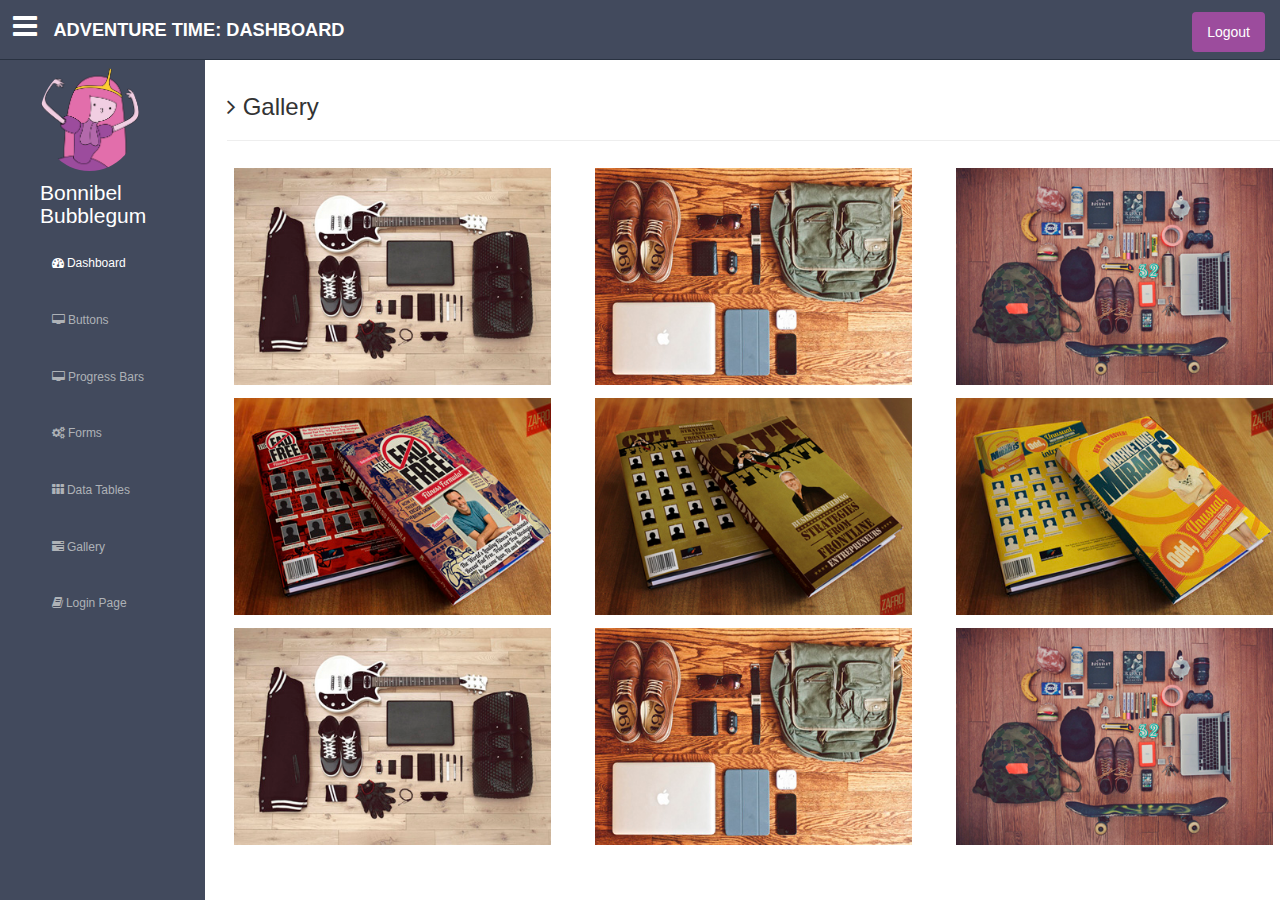
<file: gallery.html>
<!DOCTYPE html>
<html lang="en">
  <head>
    <meta charset="utf-8">
    <meta name="viewport" content="width=device-width, initial-scale=1.0">
    <meta name="description" content="">
    <meta name="author" content="Dashboard">
    <meta name="keyword" content="Dashboard, Bootstrap, Admin, Template, Theme, Responsive, Fluid, Retina">

    <title>Adventure time: Dashboard</title>

   

    <title>Adventure time: Dashboard</title>
    <link href="css/bootstrap.css" rel="stylesheet">
    <link href="css/font-awesome.css" rel="stylesheet"/>
    <link href="css/adventure-time-theme.css" rel="stylesheet">
    <link href="css/adventure-time-theme-responsive.css" rel="stylesheet">
    <link href="css/lineicons.css" rel="stylesheet">


   
    <!-- HTML5 shim and Respond.js IE8 support of HTML5 elements and media queries -->
    <!--[if lt IE 9]>
      <script src="https://oss.maxcdn.com/libs/html5shiv/3.7.0/html5shiv.js"></script>
      <script src="https://oss.maxcdn.com/libs/respond.js/1.4.2/respond.min.js"></script>
    <![endif]-->
  </head>

  <body>
    <section id="container" >
      <header class="header black-bg">
        <div class="sidebar-toggle-box">
            <div class="fa fa-bars tooltips" data-placement="right" data-original-title="Toggle Navigation"></div>
            <b class="hidden-xs">ADVENTURE TIME: DASHBOARD</b>
        </div>      
        <a href="dashboard.html" class="logo">
          <b class="visible-xs">ADV.TIME</b>
        </a>
        <div class="top-menu">
          <ul class="nav pull-right top-menu">
            <li><a class="logout" href="login.html">Logout</a></li>
          </ul>
        </div>
      </header>
      <aside>
        <div id="sidebar"  class="nav-collapse">
          <ul class="sidebar-menu">
            <p class="text-center">
              <a href="profile.html">
                <img src="img/profile_avatar.png" class="img-circle" width="60">
              </a>
            </p>
            <h5 class="text-center">Bonnibel Bubblegum</h5>
            <li class="sub-menu">
              <a class="active" href="index.html">
                <i class="fa fa-dashboard"></i>
                <span>Dashboard</span>
              </a>
            </li>
            <li class="sub-menu">
              <a href="buttons.html" >
                <i class="fa fa-desktop"></i>
                <span>Buttons</span>
              </a>
            </li>
            <li class="sub-menu">
              <a href="progress.html" >
                <i class="fa fa-desktop"></i>
                <span>Progress Bars</span>
              </a>
            </li>            
            <li class="sub-menu">
              <a href="form_component.html" >
                <i class="fa fa-cogs"></i>
                <span>Forms</span>
              </a>
            </li>
            <li class="sub-menu">
              <a href="basic_tables.html" >
                <i class="fa fa-th"></i>
                <span>Data Tables</span>
              </a>
            </li>            
            <li class="sub-menu">
              <a href="gallery.html" >
                <i class="fa fa-tasks"></i>
                <span>Gallery</span>
              </a>
            </li>
            <li class="sub-menu">
              <a href="login.html" >
                <i class="fa fa-book"></i>
                <span>Login Page</span>
              </a>
            </li> 
          </ul>
        </div>
      </aside>
      <!--main content start-->
      <section id="main-content">
        <section class="wrapper site-min-height">
          <h3><i class="fa fa-angle-right"></i> Gallery</h3>
          <hr>
          <div class="row mt">
            <div class="col-lg-4 col-md-4 col-sm-4 col-xs-12 desc">
              <div class="project-wrapper">
                <div class="project">
                  <div class="photo-wrapper">
                    <div class="photo">
                      <a class="fancybox" href="img/portfolio/port04.jpg"><img class="img-responsive" src="img/portfolio/port04.jpg" alt=""></a>
                    </div>
                    <div class="overlay"></div>
                  </div>
                </div>
              </div>
            </div><!-- col-lg-4 -->

            <div class="col-lg-4 col-md-4 col-sm-4 col-xs-12 desc">
              <div class="project-wrapper">
                <div class="project">
                  <div class="photo-wrapper">
                    <div class="photo">
                      <a class="fancybox" href="img/portfolio/port05.jpg"><img class="img-responsive" src="img/portfolio/port05.jpg" alt=""></a>
                    </div>
                    <div class="overlay"></div>
                  </div>
                </div>
              </div>
            </div><!-- col-lg-4 -->

            <div class="col-lg-4 col-md-4 col-sm-4 col-xs-12 desc">
              <div class="project-wrapper">
                <div class="project">
                  <div class="photo-wrapper">
                    <div class="photo">
                      <a class="fancybox" href="img/portfolio/port06.jpg"><img class="img-responsive" src="img/portfolio/port06.jpg" alt=""></a>
                    </div>
                    <div class="overlay"></div>
                  </div>
                </div>
              </div>
            </div><!-- col-lg-4 -->
          </div><!-- /row -->

          <div class="row mt">
            <div class="col-lg-4 col-md-4 col-sm-4 col-xs-12 desc">
              <div class="project-wrapper">
                <div class="project">
                  <div class="photo-wrapper">
                    <div class="photo">
                      <a class="fancybox" href="img/portfolio/port01.jpg"><img class="img-responsive" src="img/portfolio/port01.jpg" alt=""></a>
                    </div>
                    <div class="overlay"></div>
                  </div>
                </div>
              </div>
            </div><!-- col-lg-4 -->

            <div class="col-lg-4 col-md-4 col-sm-4 col-xs-12 desc">
              <div class="project-wrapper">
                <div class="project">
                  <div class="photo-wrapper">
                    <div class="photo">
                      <a class="fancybox" href="img/portfolio/port02.jpg"><img class="img-responsive" src="img/portfolio/port02.jpg" alt=""></a>
                    </div>
                    <div class="overlay"></div>
                  </div>
                </div>
              </div>
            </div><!-- col-lg-4 -->

            <div class="col-lg-4 col-md-4 col-sm-4 col-xs-12 desc">
              <div class="project-wrapper">
                <div class="project">
                  <div class="photo-wrapper">
                    <div class="photo">
                      <a class="fancybox" href="img/portfolio/port03.jpg"><img class="img-responsive" src="img/portfolio/port03.jpg" alt=""></a>
                    </div>
                    <div class="overlay"></div>
                  </div>
                </div>
              </div>
            </div><!-- col-lg-4 -->
          </div><!-- /row -->

          <div class="row mt mb">
            <div class="col-lg-4 col-md-4 col-sm-4 col-xs-12 desc">
              <div class="project-wrapper">
                <div class="project">
                  <div class="photo-wrapper">
                    <div class="photo">
                      <a class="fancybox" href="img/portfolio/port04.jpg"><img class="img-responsive" src="img/portfolio/port04.jpg" alt=""></a>
                    </div>
                    <div class="overlay"></div>
                  </div>
                </div>
              </div>
            </div><!-- col-lg-4 -->

            <div class="col-lg-4 col-md-4 col-sm-4 col-xs-12 desc">
              <div class="project-wrapper">
                <div class="project">
                  <div class="photo-wrapper">
                    <div class="photo">
                      <a class="fancybox" href="img/portfolio/port05.jpg"><img class="img-responsive" src="img/portfolio/port05.jpg" alt=""></a>
                    </div>
                    <div class="overlay"></div>
                  </div>
                </div>
              </div>
            </div><!-- col-lg-4 -->

            <div class="col-lg-4 col-md-4 col-sm-4 col-xs-12 desc">
              <div class="project-wrapper">
                <div class="project">
                  <div class="photo-wrapper">
                    <div class="photo">
                      <a class="fancybox" href="img/portfolio/port06.jpg"><img class="img-responsive" src="img/portfolio/port06.jpg" alt=""></a>
                    </div>
                    <div class="overlay"></div>
                  </div>
                </div>
              </div>
            </div><!-- col-lg-4 -->
          </div><!-- /row -->

          </section><!--/wrapper -->
      </section><!-- /MAIN CONTENT -->
  </section>

    <!-- js placed at the end of the document so the pages load faster -->
    <script src="js/jquery.js"></script>
    <script src="js/bootstrap.min.js"></script>
    <script src="js/common-scripts.js"></script>
  </body>
</html>
</file>
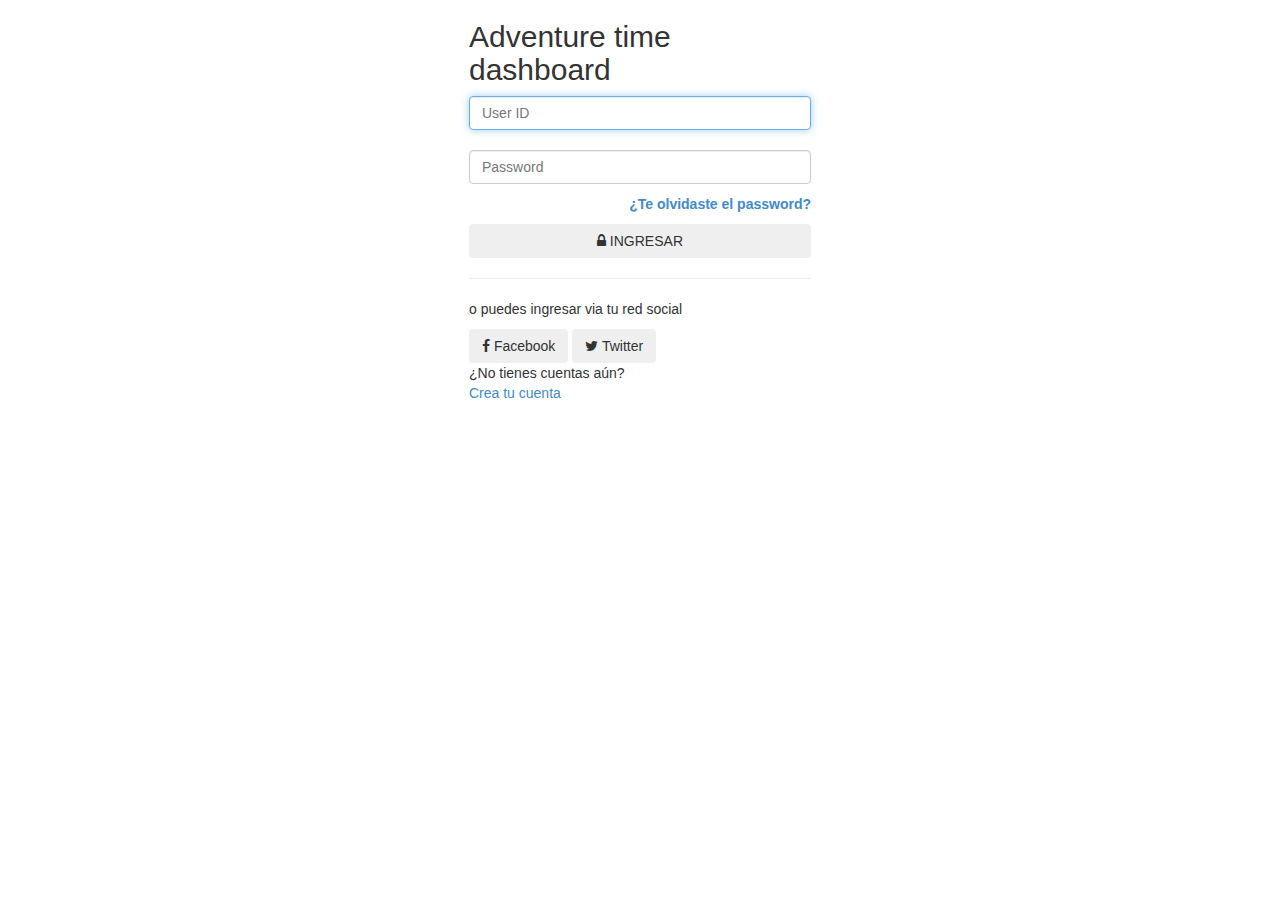
<file: login.html>
<!DOCTYPE html>
<html lang="en">
<head>
	<meta charset="utf-8">
	<meta name="viewport" content="width=device-width, initial-scale=1.0">
	<meta name="description" content="">
	<meta name="author" content="Dashboard">
	<meta name="keyword" content="Dashboard, Bootstrap, Admin, Template, Theme, Responsive, Fluid, Retina">

	<title>Adventure time: Dashboard</title>

  <link href="css/bootstrap.css" rel="stylesheet">
  <link href="css/font-awesome.css" rel="stylesheet"/>
  <link href="css/adventure-time-theme.css" rel="stylesheet">
  <link href="css/adventure-time-theme-responsive.css" rel="stylesheet">
  <link href="css/lineicons.css" rel="stylesheet">

	

	<!-- HTML5 shim and Respond.js IE8 support of HTML5 elements and media queries -->
    <!--[if lt IE 9]>
      <script src="https://oss.maxcdn.com/libs/html5shiv/3.7.0/html5shiv.js"></script>
      <script src="https://oss.maxcdn.com/libs/respond.js/1.4.2/respond.min.js"></script>
      <![endif]-->
  </head>

  <body>

  	<div id="login-page">
  		<div class="container">

  			<form class="form-login" action="dashboard.html">
  				<h2 class="form-login-heading">Adventure time dashboard</h2>
  				<div class="login-wrap">
  					<input type="text" class="form-control" placeholder="User ID" autofocus>
  					<br>
  					<input type="password" class="form-control" placeholder="Password">
  					<label class="checkbox">
  						<span class="pull-right">
  							<a data-toggle="modal" href="login.html#myModal">¿Te olvidaste el password?</a>

  						</span>
  					</label>
  					<button class="btn btn-theme btn-block" href="dashboard.html" type="submit"><i class="fa fa-lock"></i> INGRESAR</button>
  					<hr>

  					<div class="login-social-link centered">
  						<p>o puedes ingresar via tu red social</p>
  						<button class="btn btn-facebook" type="submit"><i class="fa fa-facebook"></i> Facebook</button>
  						<button class="btn btn-twitter" type="submit"><i class="fa fa-twitter"></i> Twitter</button>
  					</div>
  					<div class="registration">
  						¿No tienes cuentas aún?<br/>
  						<a class="" href="#">
  							Crea tu cuenta
  						</a>
  					</div>

  				</div>

  				<!-- Modal -->
  				<div aria-hidden="true" aria-labelledby="myModalLabel" role="dialog" tabindex="-1" id="myModal" class="modal fade">
  					<div class="modal-dialog">
  						<div class="modal-content">
  							<div class="modal-header">
  								<button type="button" class="close" data-dismiss="modal" aria-hidden="true">&times;</button>
  								<h4 class="modal-title">¿Te olvidaste el password?</h4>
  							</div>
  							<div class="modal-body">
  								<p>Ingresa tu email para recuperar tu contraseña.</p>
  								<input type="text" name="email" placeholder="Email" autocomplete="off" class="form-control placeholder-no-fix">

  							</div>
  							<div class="modal-footer">
  								<button data-dismiss="modal" class="btn btn-default" type="button">Cancelar</button>
  								<button class="btn btn-theme" type="button">Enviar</button>
  							</div>
  						</div>
  					</div>
  				</div>
  				<!-- modal -->

  			</form>	  	

  		</div>
  	</div>

  	<!-- js placed at the end of the document so the pages load faster -->
  	<script src="js/jquery.js"></script>
  	<script src="js/bootstrap.min.js"></script>
  </body>
</html>
</file>
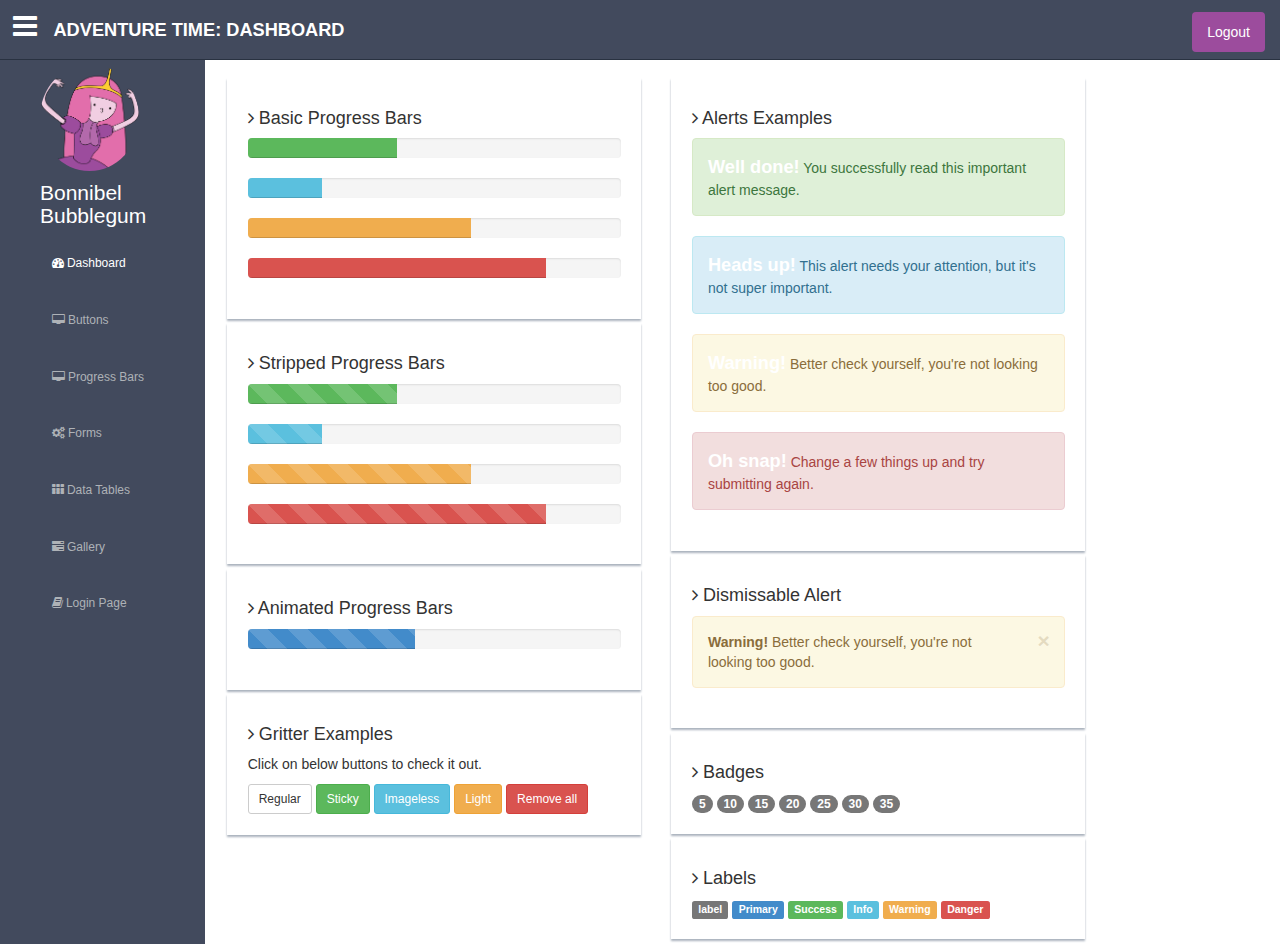
<file: progress.html>
<!DOCTYPE html>
<html lang="en">
  <head>
    <meta charset="utf-8">
    <meta name="viewport" content="width=device-width, initial-scale=1.0">
    <meta name="description" content="">
    <meta name="author" content="Dashboard">
    <meta name="keyword" content="Dashboard, Bootstrap, Admin, Template, Theme, Responsive, Fluid, Retina">

    <title>Adventure time: Dashboard</title>

    <link href="css/bootstrap.css" rel="stylesheet">
    <link href="css/font-awesome.css" rel="stylesheet"/>
    <link href="css/adventure-time-theme.css" rel="stylesheet">
    <link href="css/adventure-time-theme-responsive.css" rel="stylesheet">
    <link href="css/lineicons.css" rel="stylesheet">


   
    <!-- HTML5 shim and Respond.js IE8 support of HTML5 elements and media queries -->
    <!--[if lt IE 9]>
      <script src="https://oss.maxcdn.com/libs/html5shiv/3.7.0/html5shiv.js"></script>
      <script src="https://oss.maxcdn.com/libs/respond.js/1.4.2/respond.min.js"></script>
    <![endif]-->
  </head>

  <body>
    <section id="container" >
      <header class="header black-bg">
        <div class="sidebar-toggle-box">
            <div class="fa fa-bars tooltips" data-placement="right" data-original-title="Toggle Navigation"></div>
            <b class="hidden-xs">ADVENTURE TIME: DASHBOARD</b>
        </div>      
        <a href="dashboard.html" class="logo">
          <b class="visible-xs">ADV.TIME</b>
        </a>
        <div class="top-menu">
          <ul class="nav pull-right top-menu">
            <li><a class="logout" href="login.html">Logout</a></li>
          </ul>
        </div>
      </header>
      <aside>
        <div id="sidebar"  class="nav-collapse">
          <ul class="sidebar-menu">
            <p class="text-center">
              <a href="profile.html">
                <img src="img/profile_avatar.png" class="img-circle" width="60">
              </a>
            </p>
            <h5 class="text-center">Bonnibel Bubblegum</h5>
            <li class="sub-menu">
              <a class="active" href="index.html">
                <i class="fa fa-dashboard"></i>
                <span>Dashboard</span>
              </a>
            </li>
            <li class="sub-menu">
              <a href="buttons.html" >
                <i class="fa fa-desktop"></i>
                <span>Buttons</span>
              </a>
            </li>
            <li class="sub-menu">
              <a href="progress.html" >
                <i class="fa fa-desktop"></i>
                <span>Progress Bars</span>
              </a>
            </li>            
            <li class="sub-menu">
              <a href="form_component.html" >
                <i class="fa fa-cogs"></i>
                <span>Forms</span>
              </a>
            </li>
            <li class="sub-menu">
              <a href="basic_tables.html" >
                <i class="fa fa-th"></i>
                <span>Data Tables</span>
              </a>
            </li>            
            <li class="sub-menu">
              <a href="gallery.html" >
                <i class="fa fa-tasks"></i>
                <span>Gallery</span>
              </a>
            </li>
            <li class="sub-menu">
              <a href="login.html" >
                <i class="fa fa-book"></i>
                <span>Login Page</span>
              </a>
            </li> 
          </ul>
        </div>
      </aside>
      <!--main content start-->
      <section id="main-content">
          <section class="wrapper">
          <div class="row mt">
            <div class="col-lg-6 col-md-6 col-sm-12">
              <!-- BASIC PROGRESS BARS -->
              <div class="showback">
                <h4><i class="fa fa-angle-right"></i> Basic Progress Bars</h4>
                <div class="progress">
              <div class="progress-bar progress-bar-success" role="progressbar" aria-valuenow="40" aria-valuemin="0" aria-valuemax="100" style="width: 40%">
                <span class="sr-only">40% Complete (success)</span>
              </div>
            </div>
            <div class="progress">
              <div class="progress-bar progress-bar-info" role="progressbar" aria-valuenow="20" aria-valuemin="0" aria-valuemax="100" style="width: 20%">
                <span class="sr-only">20% Complete</span>
              </div>
            </div>
            <div class="progress">
              <div class="progress-bar progress-bar-warning" role="progressbar" aria-valuenow="60" aria-valuemin="0" aria-valuemax="100" style="width: 60%">
                <span class="sr-only">60% Complete (warning)</span>
              </div>
            </div>
            <div class="progress">
              <div class="progress-bar progress-bar-danger" role="progressbar" aria-valuenow="80" aria-valuemin="0" aria-valuemax="100" style="width: 80%">
                <span class="sr-only">80% Complete</span>
              </div>
            </div>
              </div><!--/showback -->
              
              <!-- STRIPPED PROGRESS BARS -->
              <div class="showback">
                <h4><i class="fa fa-angle-right"></i> Stripped Progress Bars</h4>
            <div class="progress progress-striped">
              <div class="progress-bar progress-bar-success" role="progressbar" aria-valuenow="40" aria-valuemin="0" aria-valuemax="100" style="width: 40%">
                <span class="sr-only">40% Complete (success)</span>
              </div>
            </div>
            <div class="progress progress-striped">
              <div class="progress-bar progress-bar-info" role="progressbar" aria-valuenow="20" aria-valuemin="0" aria-valuemax="100" style="width: 20%">
                <span class="sr-only">20% Complete</span>
              </div>
            </div>
            <div class="progress progress-striped">
              <div class="progress-bar progress-bar-warning" role="progressbar" aria-valuenow="60" aria-valuemin="0" aria-valuemax="100" style="width: 60%">
                <span class="sr-only">60% Complete (warning)</span>
              </div>
            </div>
            <div class="progress progress-striped">
              <div class="progress-bar progress-bar-danger" role="progressbar" aria-valuenow="80" aria-valuemin="0" aria-valuemax="100" style="width: 80%">
                <span class="sr-only">80% Complete (danger)</span>
              </div>
            </div>              
          </div><!-- /showback -->
          
              <!-- ANIMATED PROGRESS BARS -->
              <div class="showback">
                <h4><i class="fa fa-angle-right"></i> Animated Progress Bars</h4>
                <div class="progress progress-striped active">
              <div class="progress-bar"  role="progressbar" aria-valuenow="45" aria-valuemin="0" aria-valuemax="100" style="width: 45%">
                <span class="sr-only">45% Complete</span>
              </div>
            </div>
              </div><!-- /showback -->
              
              <!-- GRITTER NOTICES -->
              <div class="showback">
                <h4><i class="fa fa-angle-right"></i> Gritter Examples</h4>
              <p>Click on below buttons to check it out.</p>
              <a id="add-regular" class="btn btn-default btn-sm" href="javascript:;">Regular</a>
              <a id="add-sticky" class="btn btn-success  btn-sm" href="javascript:;">Sticky</a>
              <a id="add-without-image" class="btn btn-info  btn-sm" href="javascript:;">Imageless</a>
              <a id="add-gritter-light" class="btn btn-warning  btn-sm" href="javascript:;">Light</a>
              <a id="remove-all" class="btn btn-danger  btn-sm" href="general.html#">Remove all</a>
              </div><!-- /showback -->
              
            </div><!--/col-lg-6 -->
            
            
            <div class="col-lg-6 col-md-6 col-sm-12">
              <!-- ALERTS EXAMPLES -->
              <div class="showback">
                <h4><i class="fa fa-angle-right"></i> Alerts Examples</h4>
              <div class="alert alert-success"><b>Well done!</b> You successfully read this important alert message.</div>
              <div class="alert alert-info"><b>Heads up!</b> This alert needs your attention, but it's not super important.</div>
              <div class="alert alert-warning"><b>Warning!</b> Better check yourself, you're not looking too good.</div>
              <div class="alert alert-danger"><b>Oh snap!</b> Change a few things up and try submitting again.</div>              
              </div><!-- /showback -->
              
              <!-- DISMISSABLE ALERT -->
              <div class="showback">
                <h4><i class="fa fa-angle-right"></i> Dismissable Alert</h4>
            <div class="alert alert-warning alert-dismissable">
              <button type="button" class="close" data-dismiss="alert" aria-hidden="true">&times;</button>
              <strong>Warning!</strong> Better check yourself, you're not looking too good.
            </div>              
              </div><!-- /showback -->
              
              <!-- BADGES -->
              <div class="showback">
                <h4><i class="fa fa-angle-right"></i> Badges</h4>
            <span class="badge">5</span>
            <span class="badge bg-primary">10</span>
            <span class="badge bg-success">15</span>
            <span class="badge bg-info">20</span>
            <span class="badge bg-inverse">25</span>
            <span class="badge bg-warning">30</span>
            <span class="badge bg-important">35</span>
              </div><!-- /showback -->
              
              <!-- LABELS -->
              <div class="showback">
                <h4><i class="fa fa-angle-right"></i> Labels</h4>
              <span class="label label-default">label</span>
              <span class="label label-primary">Primary</span>
              <span class="label label-success">Success</span>
              <span class="label label-info">Info</span>
              <span class="label label-warning">Warning</span>
              <span class="label label-danger">Danger</span>
                    </div><!-- /showback -->
            
            </div><!-- /col-lg-6 -->
            
          </div><!--/ row -->
          </section><!--/wrapper -->
      </section>
  </section>

    <!-- js placed at the end of the document so the pages load faster -->
    <script src="js/jquery.js"></script>
    <script src="js/bootstrap.min.js"></script>
    <script src="js/common-scripts.js"></script>
  </body>
</html>
</file>
<file: css/adventure-time-theme.css>
/*No tocar este codigo*/ 
.sidebar-closed > #sidebar > ul {
    display: none;
}

.sidebar-closed #main-content {
    margin-left: 0px;
}

.sidebar-closed #sidebar {
    margin-left: -180px;
}

/*Escribe aqui tu codigo */

.fa-bars { /* Icono Responsive */
    color: white;
    font-size: 2em;
    padding-right: 1%;
    padding-left: 1%;
    margin-top: 1%;
}

#sidebar { /*Barra de a lado */
	width: 16%;
    height: 100%;
    position: fixed;
    background: #424A5D;
}

.nav-collapse{ /* Nav */
	display: inline-block;
	margin-top:4%;
}

.header {
    background: #424A5D;
    height: 60px;
    border-bottom: 1px solid #293241;
    position: fixed; 
    z-index: 2000;
    left: 0;
    right: 0;
}

.img-circle{ /* Dulce Princesa foto */
	margin-top: 10%;
	width: 80%;
	margin-right: 25%;
}

.text-center{ /* Texto Dulce Princesa */
	margin-right: 25%;
	font-size: 1.5em;
	text-align: left;
}

b{ /* Texto del header */
	color:white;
	font-size: 1.3em;
}

h5 { /* Para los botones */
    color: white;
    font-weight: 1.5em;
}

#main-content {
    margin-left: 227px;
}

#sidebar { /* Barra de a lado */
    display: block;
}

ul.sidebar-menu li { /* Lista del menu */
    margin-top: 10%;
    font-size: 12px;
    display: block;
}

.box1{ 
 	font-size: 50px;
}

.logout {
	color: white;
	font-size: 1em;
	border-radius: 4px;
	padding: 7%;
	margin-right: 15px;
	background: #9c4c9d;
	margin-top: -35%;
}

.box-purple{ /* Botones morados */
	color:white;
	background-color: #9C4C9D;
	border-radius: 4px;
	width: 95%;
	padding: 5%;
	font-size: 1.2em;
	text-align: center;
}

.fa-clock-o{
	color:#2ECCFA;
}

/* Efecto en el Navbar */

.wrapper {
    display: inline-block;
    margin-top: 7%;
}

ul.sidebar-menu li a:hover, ul.sidebar-menu li a:focus {
    background-color: #5882FA;
    color: white;
    width: 100%;
}

ul.sidebar-menu li a{
    color: #aeb2b7;
    display: block;
    font-size: 12px;
    padding: 7%;  
}

ul.sidebar-menu li a.active {
    background.color: #9C4C9D;
    color: white;
    display: block;
}

/* Buttons */

.showback {
    box-shadow: 0px 2px 2px #aab2bd;
    background: #ffffff;
    padding: 5%;
    margin-top: 1%;  
}

/* Gallery */

.photo{
    padding: 2%;
}

/* Login */

.form-panel {
    background-color: white;
    box-shadow: 0px 3px 2px #aab2bd;
    text-align: left;
    width: 
}

/* Modal */

.form-login{
    width: 30%;
    margin-left: 35%;
}

/* Form Panel */
</file>
<file: css/adventure-time-theme-responsive.css>
/*Inserta tu Codigo Responsive*/
</file>
